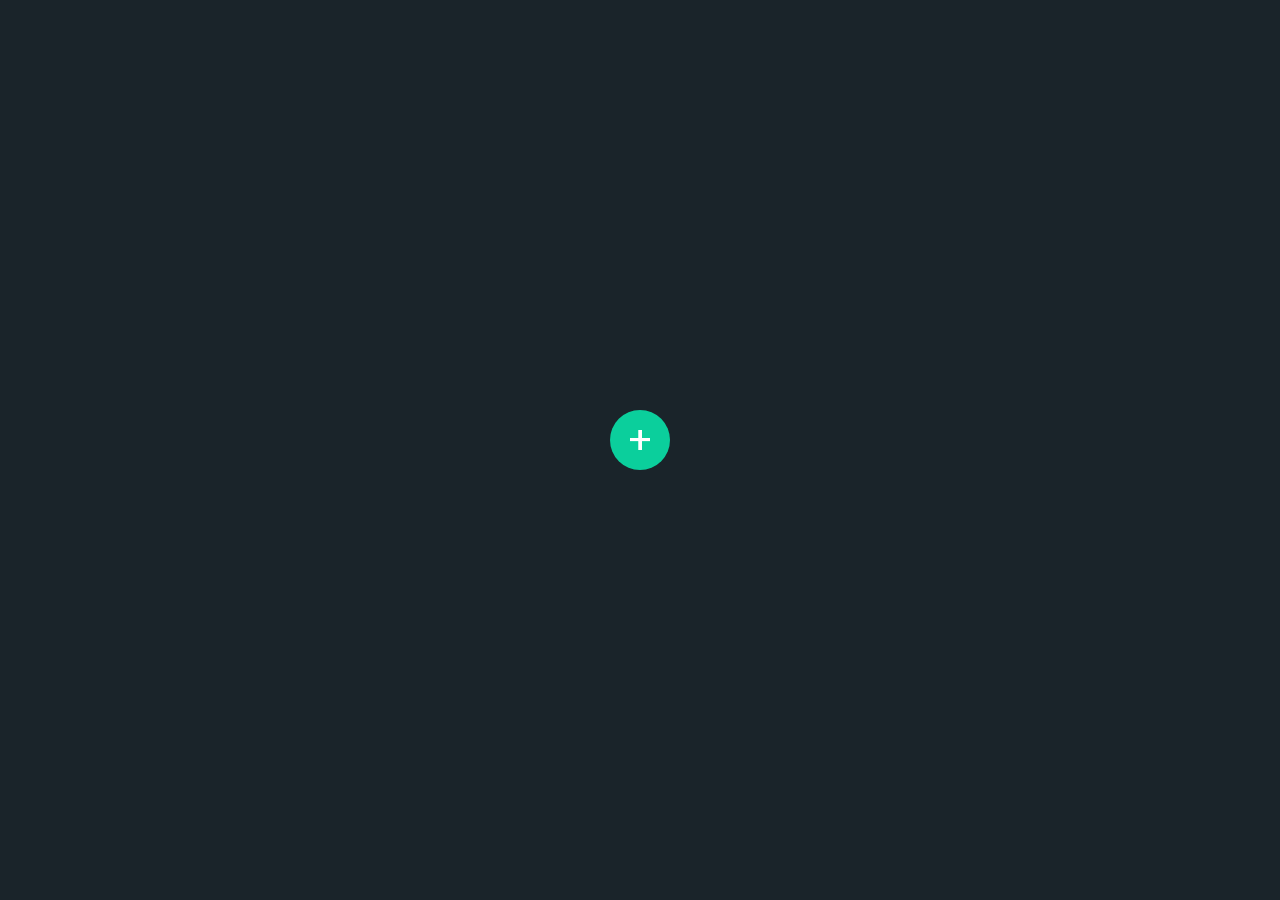
<file: 03-Toggle/index.html>
<!DOCTYPE html>
<html lang="es">
<head>
    <meta charset="UTF-8">
    <meta name="viewport" content="width=device-width, initial-scale=1.0">
    <title>Toggle</title>
    <link rel="stylesheet" href="./css/style.css">
</head>
<body>
    <div class="container">
        <div class="content">
            <h2>Codigo</h2>
            <p>Lorem ipsum dolor sit amet consectetur adipisicing elit. Provident rerum quod qui animi, doloremque corrupti odio perferendis omnis tenetur nulla quos aperiam veniam praesentium? Aperiam totam incidunt voluptatum odio repudiandae.</p>
        </div>
        <div class="toggleBtn"></div>
    </div>


    <script src="./script.js"></script>
</body>
</html>
</file>
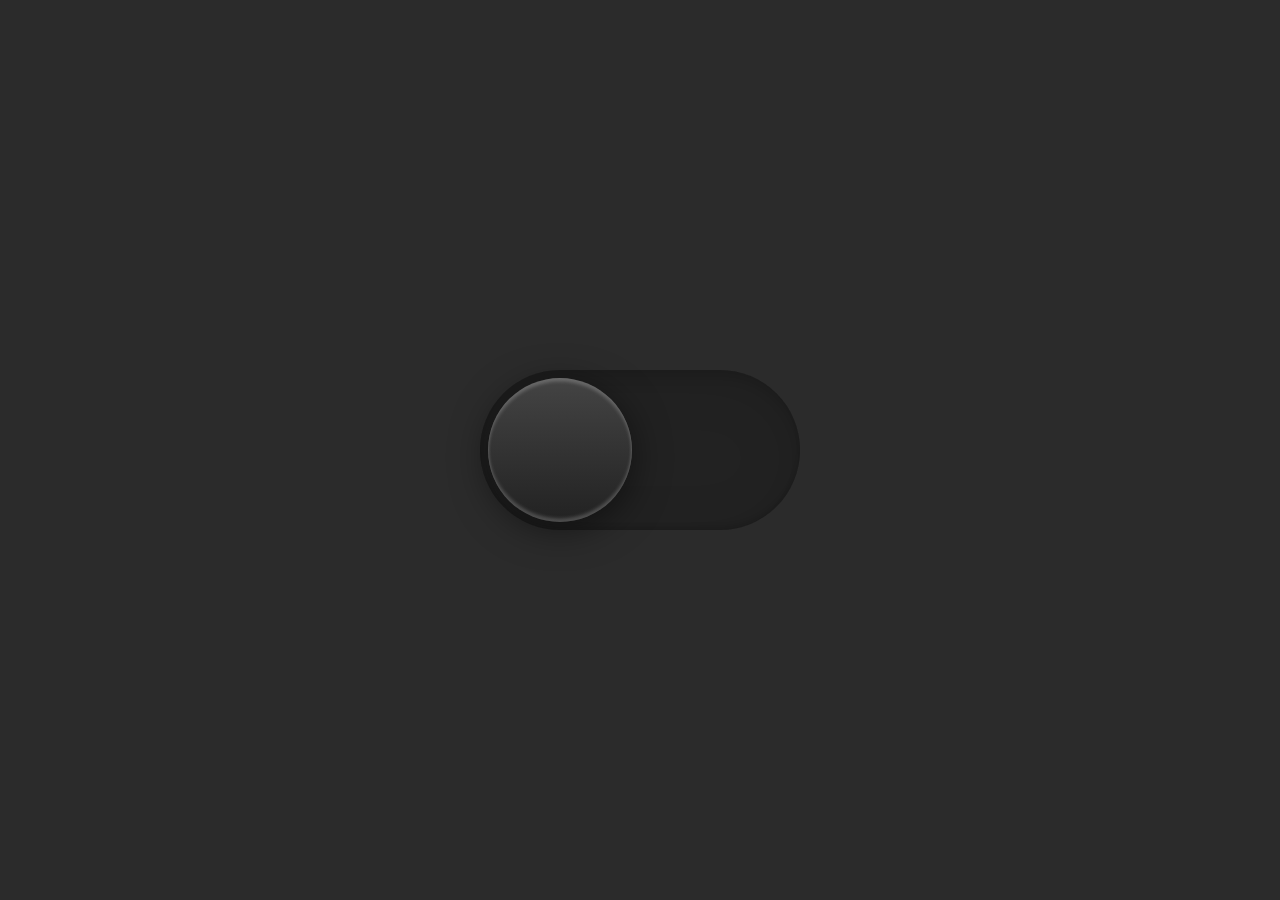
<file: 04-Dark theme/index.html>
<!DOCTYPE html>
<html lang="es">
<head>
    <meta charset="UTF-8">
    <meta name="viewport" content="width=device-width, initial-scale=1.0">
    <title>Document</title>
    <link rel="stylesheet" href="./css/style.css">
</head>
<body>
    <div id="toggle">
        <i class="indicator"></i>
    </div>
    <script src="./script.js"></script>
</body>
</html>
</file>
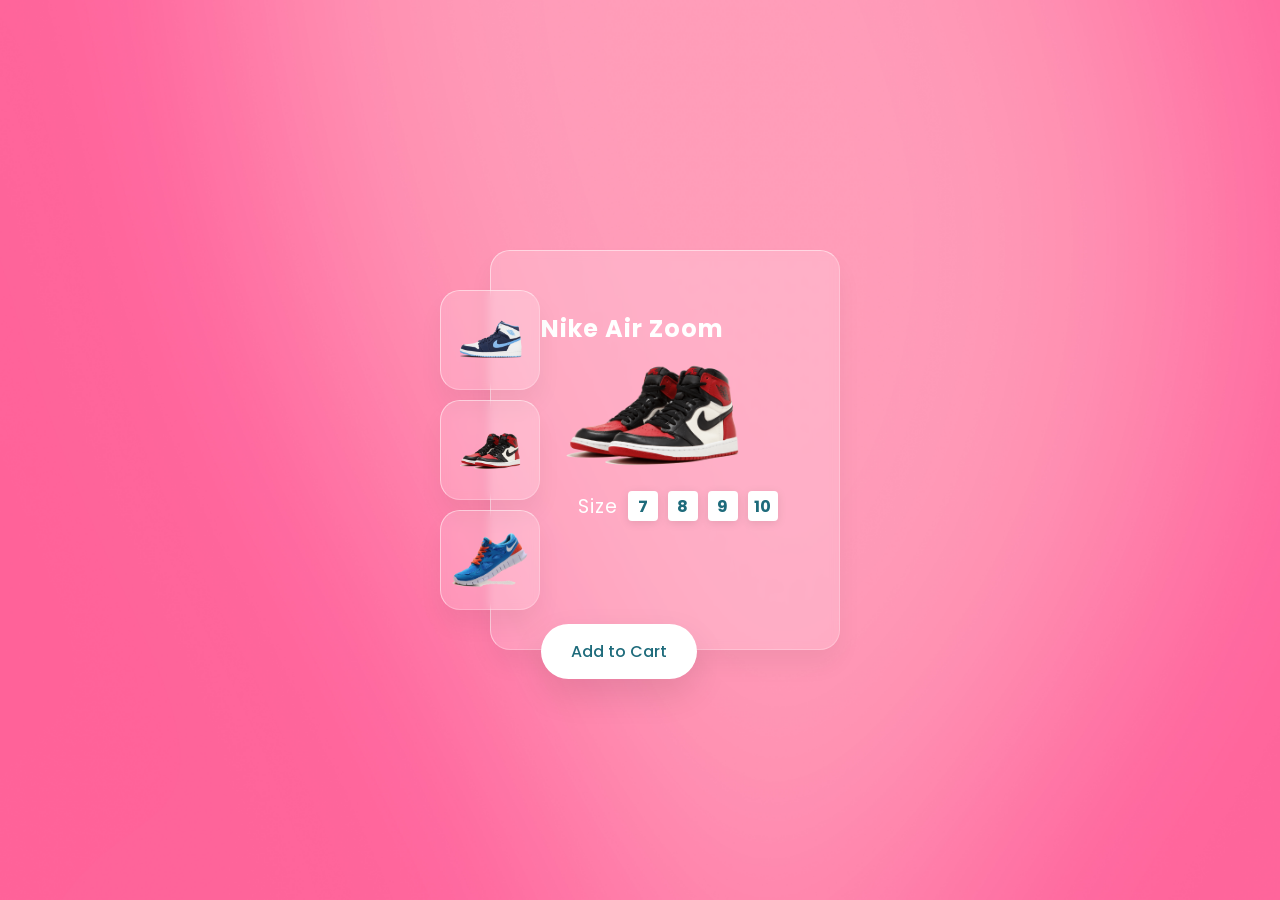
<file: 06-Onmouseover/index.html>
<!DOCTYPE html>
<html lang="es">
<head>
    <meta charset="UTF-8">
    <meta name="viewport" content="width=device-width, initial-scale=1.0">
    <title>Nike</title>
    <link rel="stylesheet" href="./css/style.css">
</head>
<body>
    <div class="container">
        <ul class="thum">
            <li onmouseover="imgURL('./images/pngwing.com 4.png')"><img src="./images/pngwing.com 4.png"></li>
            <li onmouseover="imgURL('./images/pngwing.com (1).png')"><img src="./images/pngwing.com (1).png"></li>
            <li onmouseover="imgURL('./images/pngwing.com 3.png')"><img src="./images/pngwing.com 3.png"></li>
        </ul>
        <div class="imgBox">
            <h2>Nike Air Zoom</h2>
            <img src="./images/pngwing.com (1).png"> 
            <ul class="size">
                <span>Size</span>
                <li>7</li>
                <li>8</li>
                <li>9</li>
                <li>10</li>
            </ul>

            <a href="#" class="btn">Add to Cart</a>
        </div>
    </div>
    <script src="./script.js"></script>
</body>
</html>
</file>
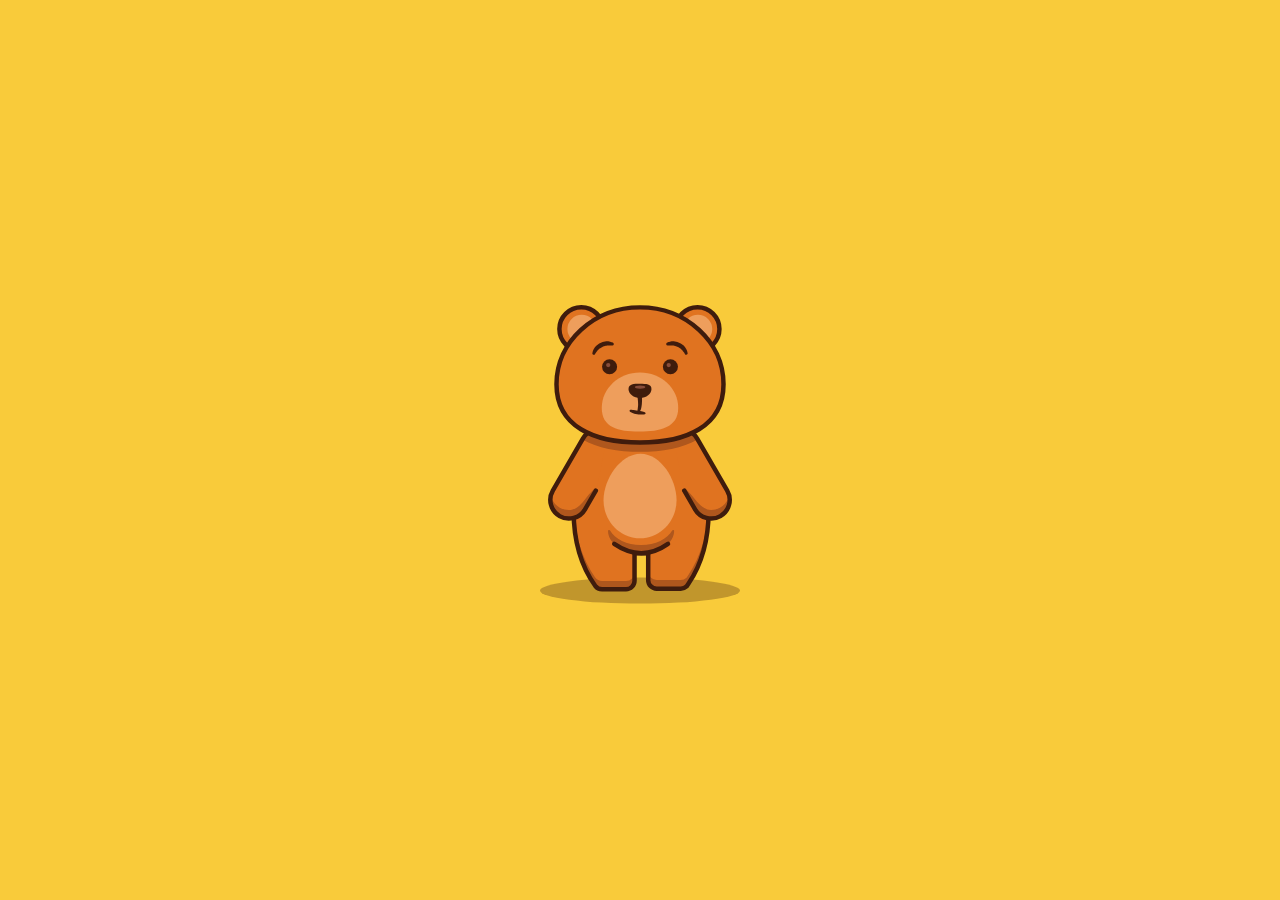
<file: 09-Mouse/index.html>
<!DOCTYPE html>
<html lang="es">
  <head>
    <meta charset="UTF-8" />
    <meta http-equiv="X-UA-Compatible" content="IE=edge" />
    <meta name="viewport" content="width=device-width, initial-scale=1.0" />
    <title>Mouse</title>
    <link rel="stylesheet" href="./style.css" />
  </head>
  <body>
    <!-- <span class="texto"></span> -->
    <svg xmlns="http://www.w3.org/2000/svg" viewBox="0 -20 446.4 686.5">
      <title>Curious Bear</title>
      <g id="bear">
            <ellipse cx="223.2" cy="637.6" rx="223.2" ry="29" fill="#3F1C0C" opacity="0.3"/>
            <g id="body">
              <path d="M376.3,460.3c0,63.2-17.1,120.3-44.7,161.4h0l-4.5,6.5a18.9,18.9,0,0,1-13,5.1H260.5a19.1,19.1,0,0,1-19-19V553.2a124.2,124.2,0,0,1-30.5.3v62a19.1,19.1,0,0,1-19,19H138.5a19,19,0,0,1-15.2-7.6l-0.5-.7C93.4,584.6,75.1,525.7,75.1,460.3c0-125.3,67.4-226.9,150.6-226.9S376.3,335,376.3,460.3Z" fill="#e07320"/>
              <path d="M211,596.9v18.4a19.1,19.1,0,0,1-19,19H138.5a19,19,0,0,1-15.2-7.7l-0.5-.7C93.4,584.6,75.1,525.7,75.1,460.3q0-4.6.1-9.2c1.6,61.6,19.6,117,47.5,156.4l0.5,0.8a19,19,0,0,0,15.2,7.7H192A19.1,19.1,0,0,0,211,596.9Z" fill="#af571d"/>
              <path d="M376.3,459.3c0,63.1-17.1,120.3-44.7,161.4h0l-4.5,6.5a18.9,18.9,0,0,1-13,5.2H260.5a19.1,19.1,0,0,1-19-19V594.9a19.1,19.1,0,0,0,19,19H314a18.9,18.9,0,0,0,13-5.2l4.5-6.5h0c26.3-39.1,43-92.7,44.6-152.2Q376.3,454.7,376.3,459.3Z" fill="#af571d"/>
              <path id="body-stroke" d="M376.3,460.3c0,63.2-17.1,120.3-44.7,161.4h0l-4.5,6.5a18.9,18.9,0,0,1-13,5.1H260.5a19.1,19.1,0,0,1-19-19V553.2a124.2,124.2,0,0,1-30.5.3v62a19.1,19.1,0,0,1-19,19H138.5a19,19,0,0,1-15.2-7.6l-0.5-.7C93.4,584.6,75.1,525.7,75.1,460.3c0-125.3,67.4-226.9,150.6-226.9S376.3,335,376.3,460.3Z" fill="none" stroke="#3f1c0d" stroke-miterlimit="10" stroke-width="10"/>
              <path id="arm-right" d="M294.1,283h0a41.6,41.6,0,0,1,56.7,15.2l67.1,116.3a41.6,41.6,0,0,1-15.2,56.7h0A41.6,41.6,0,0,1,346.1,456L322,414.3Z" fill="#e07320"/>
              <path id="arm-right-shadow" d="M325,410.8s15.1,34.1,20.8,45.2c7,13.6,21.7,20.7,36,20.7a41.1,41.1,0,0,0,20.6-5.5A41.6,41.6,0,0,0,422,425.6a41.3,41.3,0,0,1-40.2,32c-14.4,0-25.5-10.5-35-22.6C332.9,417.4,325,410.8,325,410.8Z" fill="#af571d"/>
              <path id="arm-left" d="M152.4,283h0a41.6,41.6,0,0,0-56.7,15.2L28.6,414.5a41.6,41.6,0,0,0,15.2,56.7h0A41.6,41.6,0,0,0,100.5,456l25.5-42.1Z" fill="#e07320"/>
              <path id="arm-left-shadow" d="M121.2,410.8s-15.1,34.1-20.8,45.2c-7,13.6-21.7,20.7-36,20.7a41.1,41.1,0,0,1-20.6-5.5,41.6,41.6,0,0,1-19.6-45.5,41.3,41.3,0,0,0,40.2,32c14.4,0,25.5-10.5,35-22.6C113.3,417.4,121.2,410.8,121.2,410.8Z" fill="#af571d"/>
              <path id="neck-shadow" d="M351.9,300.1c-33.4,19.3-78.7,27.6-128.6,27.6s-95.2-8.3-128.6-27.6l1.1-1.9a41.6,41.6,0,0,1,40.4-20.5c25-27.9,56-44.4,89.5-44.4s64.3,16.4,89.3,44.1a41.6,41.6,0,0,1,35.9,20.7Z" fill="#af571d"/>
              <path id="arm-right-stroke" d="M294.1,283h0a41.6,41.6,0,0,1,56.7,15.2l67.1,116.3a41.6,41.6,0,0,1-15.2,56.7h0A41.6,41.6,0,0,1,346.1,456L322,414.3" fill="none" stroke="#3f1c0d" stroke-linecap="round" stroke-miterlimit="10" stroke-width="10"/>
              <path id="arm-left-stroke" d="M152.4,283h0a41.6,41.6,0,0,0-56.7,15.2L28.6,414.5a41.6,41.6,0,0,0,15.2,56.7h0A41.6,41.6,0,0,0,100.5,456l24.1-41.7" fill="none" stroke="#3f1c0d" stroke-linecap="round" stroke-miterlimit="10" stroke-width="10"/>
              <path id="belly" d="M304.8,435.8c0,46.9-36.5,85-81.5,85s-81.5-38-81.5-85S179.5,332,224.5,332,304.8,388.9,304.8,435.8Z" fill="#ee9e5c"/>
              <path d="M299.4,504.7a33,33,0,0,1-.4,4.9c-3.7,24.9-35.1,44.4-73.4,44.4s-69.8-19.5-73.4-44.5a32.7,32.7,0,0,1-.3-4.8h0a2.4,2.4,0,0,1,4.5-1.2c10.3,18.9,37.4,32.4,69.3,32.4s58.9-13.5,69.3-32.4a2.4,2.4,0,0,1,4.5,1.2h0Z" fill="#af571d"/>
              <path d="M165.7,533.3c39.9,27.3,80.5,27.7,120,0" fill="none" stroke="#3f1c0d" stroke-linecap="round" stroke-miterlimit="10" stroke-width="10"/>
            </g>
            <g id="head" class="head">
              <g id="ears" class="ears">
                <g>
                  <circle cx="92.2" cy="53.9" r="48.9" fill="#e07320" stroke="#3f1c0d" stroke-miterlimit="10" stroke-width="10"/>
                  <circle cx="93.1" cy="53.9" r="31.9" fill="#ee9e5c"/>
                </g>
                <g>
                  <circle cx="351.6" cy="53.9" r="48.9" fill="#e07320" stroke="#3f1c0d" stroke-miterlimit="10" stroke-width="10"/>
                  <circle cx="352.5" cy="53.9" r="31.9" fill="#ee9e5c"/>
                </g>
              </g>
              <path d="M409.6,176.9c0,94.7-83.5,130.1-186.4,130.1S36.8,271.6,36.8,176.9,120.3,5.4,223.2,5.4,409.6,82.2,409.6,176.9Z" fill="#e07320"/>
              <path id="head-stroke" d="M409.6,176.9c0,94.7-83.5,130.1-186.4,130.1S36.8,271.6,36.8,176.9,120.3,5.4,223.2,5.4,409.6,82.2,409.6,176.9Z" fill="none" stroke="#3f1c0d" stroke-miterlimit="10" stroke-width="10"/>
              <g id="eyes" class="eyes">
                <circle cx="291.1" cy="138" r="16.8" fill="#3f1c0c"/>
                <circle cx="287.3" cy="134.2" r="4.8" fill="#884d3a"/>
                <circle cx="155.3" cy="138" r="16.8" fill="#3f1c0c"/>
                <circle cx="152.3" cy="134.2" r="4.8" fill="#884d3a"/>
                <path d="M117.1,106.7l0.5-2.2,0.3-1.1,0.6-1.5a23.6,23.6,0,0,1,1.6-3.5l1.1-1.9,1.3-1.9,0.7-1,0.8-.9,1.7-1.9a33.4,33.4,0,0,1,14.1-8.3,36.2,36.2,0,0,1,5.3-1.1l2.6-.2h4.8l2.1,0.4,1.9,0.4,1.7,0.5,1.5,0.5,1.2,0.5,2.2,1.1a3.2,3.2,0,0,1-1.7,6h-0.4l-2-.2h-6.9l-1.7.2h-0.9l-0.9.2-1.9.3c-1.3.4-2.6,0.6-3.8,1.1a40.3,40.3,0,0,0-3.8,1.5,39.5,39.5,0,0,0-6.9,4.3l-1.4,1.3-0.7.6-0.6.7-1.2,1.3-1,1.3-1,1.2-0.8,1.1-0.7.9-0.6,1-1.2,1.9A3.2,3.2,0,0,1,117.1,106.7Z" fill="#3f1c0d"/>
                <path d="M323.4,109.2l-1.2-1.9-0.6-1-0.7-.9-0.8-1.1-1-1.2-1-1.3-1.2-1.3-0.6-.7-0.7-.6-1.4-1.3a31.6,31.6,0,0,0-10.7-5.8c-1.3-.5-2.6-0.7-3.8-1.1l-1.9-.3-0.9-.2h-0.9l-1.7-.2h-6.9l-2,.2h-0.4a3.2,3.2,0,0,1-1.7-6l2.2-1.1,1.2-.5,1.5-.5,1.7-.5,1.9-.4,2.1-.4h4.8l2.6,0.2a36.2,36.2,0,0,1,5.3,1.1,35.1,35.1,0,0,1,14.1,8.3l1.7,1.9,0.8,0.9,0.7,1,1.3,1.9,1.1,1.9a23.6,23.6,0,0,1,1.6,3.5l0.6,1.5,0.3,1.1,0.5,2.2A3.2,3.2,0,0,1,323.4,109.2Z" fill="#3f1c0d"/>
              </g>
              <g >
                <path class="snout" d="M308.5,230c0,43.6-40.2,52.6-87.3,52.6s-83.3-9-83.3-52.6,38.2-79,85.3-79S308.5,186.3,308.5,230Z" fill="#ee9e5c"/>
                <g class="nose">
                  <path d="M197.6,187.5c0-11.1,11.5-11.7,25.6-11.7s25.6,0.7,25.6,11.7-11.5,20-25.6,20S197.6,198.6,197.6,187.5Z" fill="#3f1c0c"/>
                  <path d="M227.5,201a13.9,13.9,0,0,1,.2,1.7v4.6a109.6,109.6,0,0,1-.4,14.3c-0.1,1.3-.3,2.6-0.5,3.9s-0.4,2.6-.7,3.8a34.2,34.2,0,0,1-.9,3.5,32.6,32.6,0,0,1-1.2,3,23.6,23.6,0,0,1-1.3,2.4l-1.2,1.8-1.2,1.4a2,2,0,0,1-3.5-1.6v-0.2s0.1-.6.3-1.7,0.2-1.1.3-1.8,0.3-1.5.4-2.4,0.1-.9.2-1.3,0.2-.9.2-1.4,0.3-2,.4-3.1,0.3-2.2.3-3.3,0.1-2.3.1-3.5a101.1,101.1,0,0,0-1-13.1q-0.4-2.7-.6-4.3a13.9,13.9,0,0,1-.2-1.7A5,5,0,0,1,227.5,201Z" fill="#3f1c0d"/>
                  <path d="M233.7,244.2l-1.4.2-3.8.3H223l-3.1-.3-3.2-.4a46.8,46.8,0,0,1-6.2-1.4,53.2,53.2,0,0,1-5.3-1.9l-2-1-1.5-1-1.2-1a2.1,2.1,0,0,1,1.3-3.6h3.2l2,0.2,2.4,0.4,2.6,0.4L218,236l5.8,0.9,5.1,1,3.6,0.9,1.4,0.4A2.6,2.6,0,0,1,233.7,244.2Z" fill="#3f1c0d"/>
                  <ellipse cx="223.4" cy="183.3" rx="11.7" ry="3.5" fill="#884d3a"/>
                </g>
              </g>
            </g>
          </g>
    </svg>
    <script src="./script.js"></script>
  </body>
</html>
</file>
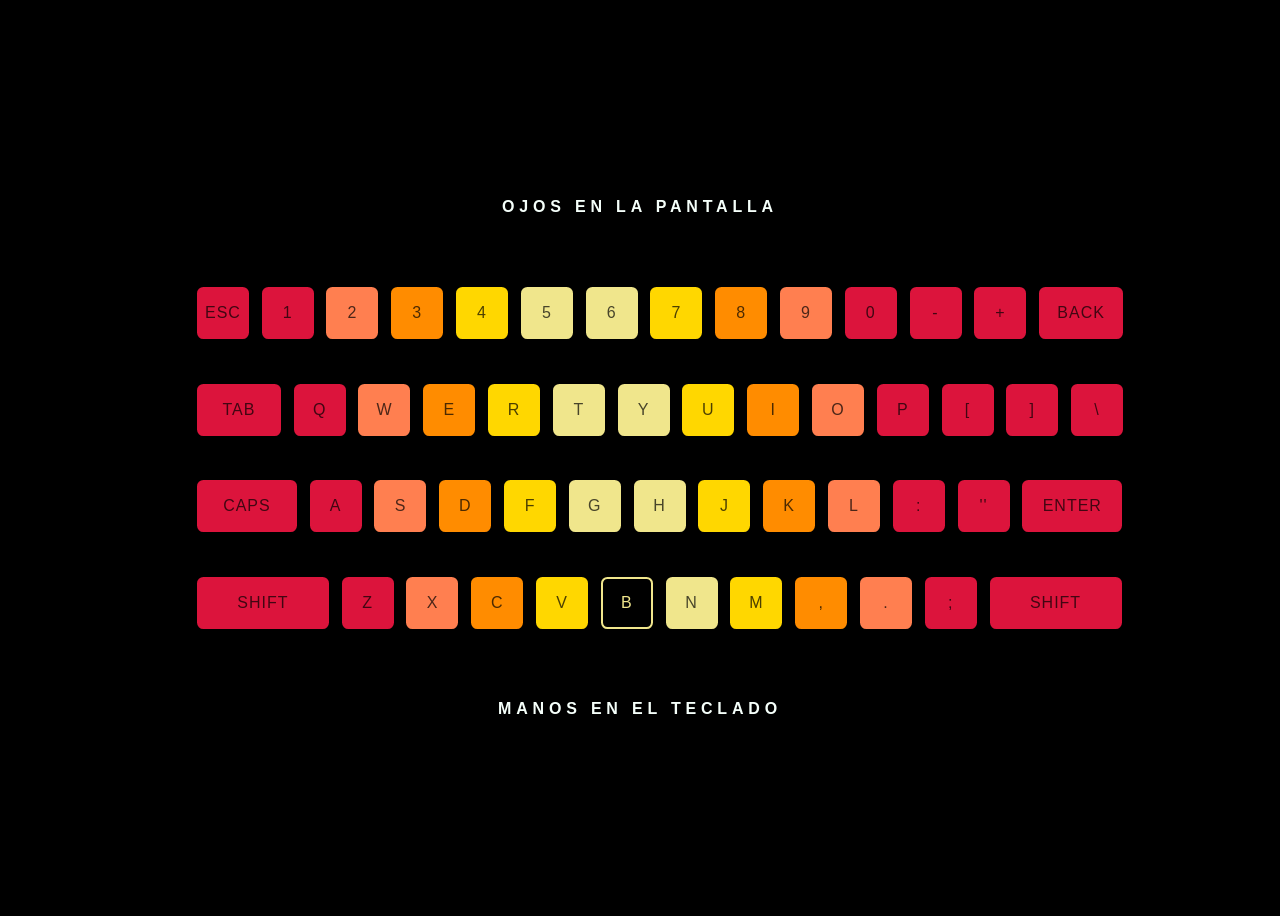
<file: 10-Teclado/index.html>
<!DOCTYPE html>
<html lang="es">
  <head>
    <meta charset="UTF-8" />
    <meta http-equiv="X-UA-Compatible" content="IE=edge" />
    <meta name="viewport" content="width=device-width, initial-scale=1.0" />
    <title>Document</title>
    <link rel="stylesheet" href="style.css" />
  </head>
  <body>
    <h1 class="title">OJOS EN LA PANTALLA</h1>
    <div class="keyboard">
      <ul class="row row-0">
        <li class="pinky" id="esc">ESC</li>
        <li class="pinky" id="1">1</li>
        <li class="ring" id="2">2</li>
        <li class="middle" id="3">3</li>
        <li class="pointer1st" id="4">4</li>
        <li class="pointer2nd" id="5">5</li>
        <li class="pointer2nd" id="6">6</li>
        <li class="pointer1st" id="7">7</li>
        <li class="middle" id="8">8</li>
        <li class="ring" id="9">9</li>
        <li class="pinky" id="10">0</li>
        <li class="pinky">-</li>
        <li class="pinky">+</li>
        <li class="pinky" id="back">BACK</li>
      </ul>
      <ul class="row row-1">
        <li class="pinky" id="tab">TAB</li>
        <li class="pinky" id="Q">Q</li>
        <li class="ring" id="W">W</li>
        <li class="middle" id="E">E</li>
        <li class="pointer1st" id="R">R</li>
        <li class="pointer2nd" id="T">T</li>
        <li class="pointer2nd" id="Y">Y</li>
        <li class="pointer1st" id="U">U</li>
        <li class="middle" id="I">I</li>
        <li class="ring" id="O">O</li>
        <li class="pinky" id="P">P</li>
        <li class="pinky">[</li>
        <li class="pinky">]</li>
        <li class="pinky">\</li>
      </ul>
      <ul class="row row-2">
        <li class="pinky" id="caps">CAPS</li>
        <li class="pinky" id="A">A</li>
        <li class="ring" id="S">S</li>
        <li class="middle" id="D">D</li>
        <li class="pointer1st" id="F">F</li>
        <li class="pointer2nd" id="G">G</li>
        <li class="pointer2nd" id="H">H</li>
        <li class="pointer1st" id="J">J</li>
        <li class="middle" id="K">K</li>
        <li class="ring" id="L">L</li>
        <li class="pinky">:</li>
        <li class="pinky">''</li>
        <li class="pinky" id="enter">ENTER</li>
      </ul>
      <ul class="row row-3">
        <li class="pinky" id="left-shift">SHIFT</li>
        <li class="pinky" id="Z">Z</li>
        <li class="ring" id="X">X</li>
        <li class="middle" id="C">C</li>
        <li class="pointer1st" id="V">V</li>
        <li class="pointer2nd" id="B">B</li>
        <li class="pointer2nd" id="N">N</li>
        <li class="pointer1st" id="M">M</li>
        <li class="middle">,</li>
        <li class="ring">.</li>
        <li class="pinky">;</li>
        <li class="pinky" id="right-shift">SHIFT</li>
      </ul>
    </div>
    <h1 class="title">MANOS EN EL TECLADO</h1>
    <script src="./script.js"></script>
  </body>
</html>
</file>
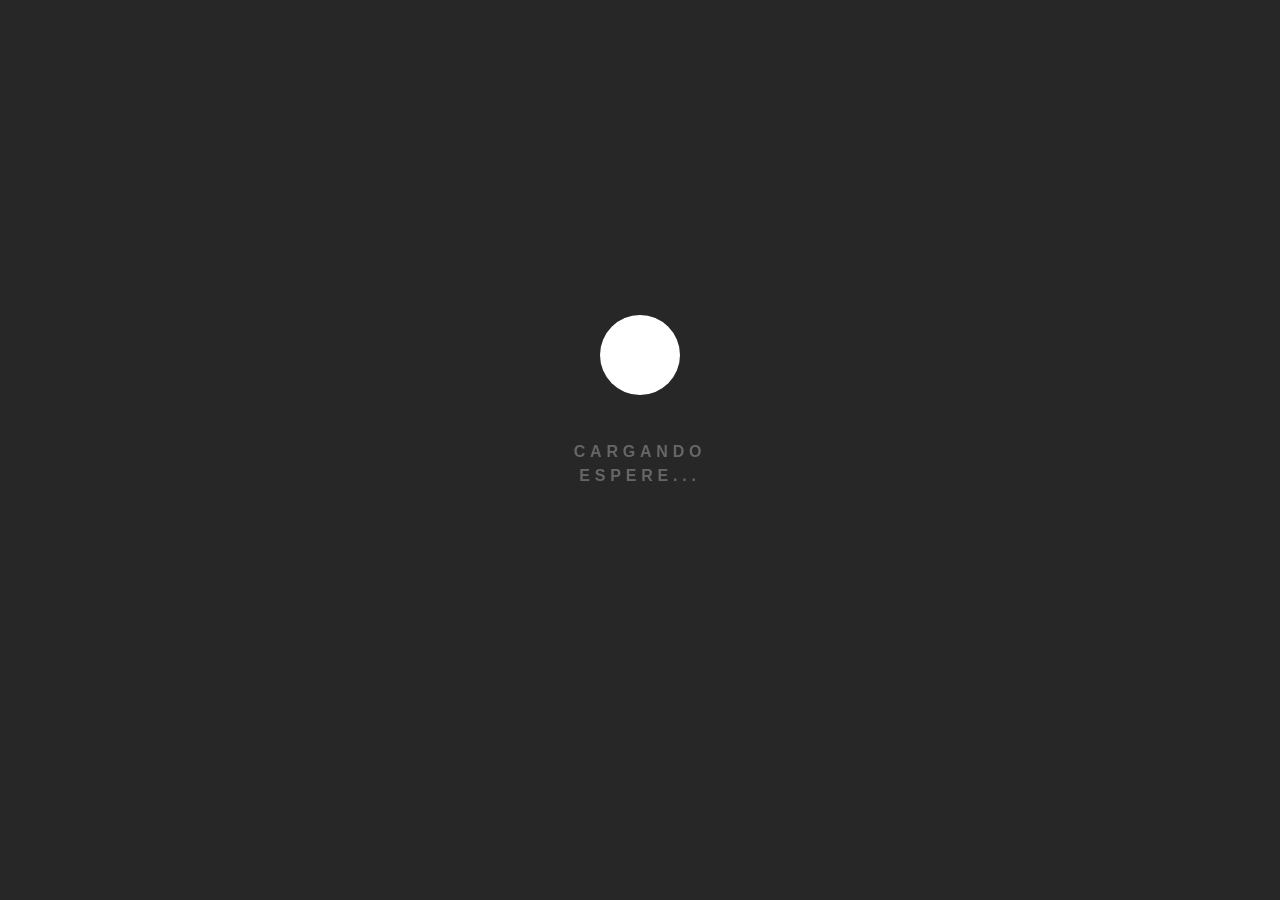
<file: 12-Page loader/index.html>
<!DOCTYPE html>
<html lang="es">
<head>
    <meta charset="UTF-8">
    <meta name="viewport" content="width=device-width, initial-scale=1.0">
    <title>Document</title>
    <link rel="stylesheet" href="./css/style.css">
</head>
<body>
    <div class="page-loader">
        <div class="spinner">

        </div>
        <div class="txt">Cargando<br>espere...</div>
    </div>
    <main class="content">
        <a href="./index2.html">Haz click</a>
        <h1>Holas</h1>
    </main>
    <script src="./script.js"></script>
</body>
</html>
</file>
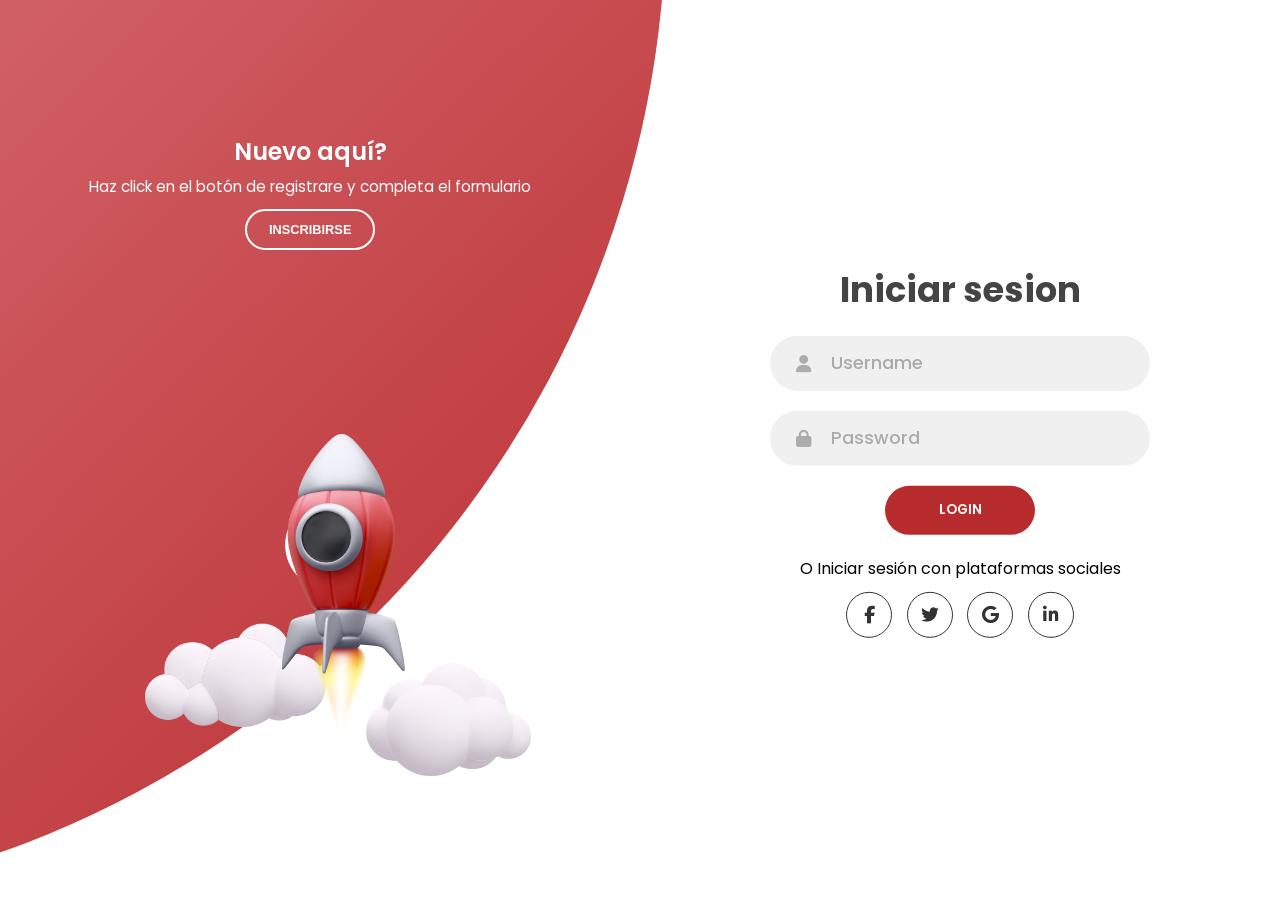
<file: 14-Login translate/index.html>
<!DOCTYPE html>
<html lang="es">
<head>
    <meta charset="UTF-8">
    <meta http-equiv="X-UA-Compatible" content="IE=edge">
    <meta name="viewport" content="width=device-width, initial-scale=1.0">
    <title>Document</title>
    <link rel="stylesheet" href="https://cdnjs.cloudflare.com/ajax/libs/font-awesome/6.5.0/css/all.min.css">
    <link rel="stylesheet" href="./css/style.css">
</head>
<body>
    <div class="container">
        <div class="forms-container">
          <div class="signin-signup">
            <form action="#" class="sign-in-form">
              <h2 class="title">Iniciar sesion</h2>
              <div class="input-field">
                <i class="fas fa-user"></i>
                <input type="text" placeholder="Username" />
              </div>
              <div class="input-field">
                <i class="fas fa-lock"></i>
                <input type="password" placeholder="Password" />
              </div>
              <input type="submit" value="Login" class="btn solid" />
              <p class="social-text">O Iniciar sesión con plataformas sociales</p>
              <div class="social-media">
                <a href="#" class="social-icon">
                  <i class="fab fa-facebook-f"></i>
                </a>
                <a href="#" class="social-icon">
                  <i class="fab fa-twitter"></i>
                </a>
                <a href="#" class="social-icon">
                  <i class="fab fa-google"></i>
                </a>
                <a href="#" class="social-icon">
                  <i class="fab fa-linkedin-in"></i>
                </a>
              </div>
            </form>
            <form action="#" class="sign-up-form">
              <h2 class="title">Inscribirse</h2>
              <div class="input-field">
                <i class="fas fa-user"></i>
                <input type="text" placeholder="Username" />
              </div>
              <div class="input-field">
                <i class="fas fa-envelope"></i>
                <input type="email" placeholder="Email" />
              </div>
              <div class="input-field">
                <i class="fas fa-lock"></i>
                <input type="password" placeholder="Password" />
              </div>
              <input type="submit" class="btn" value="Sign up" />
              <p class="social-text">O Regístrese con las plataformas sociales</p>
              <div class="social-media">
                <a href="#" class="social-icon">
                  <i class="fab fa-facebook-f"></i>
                </a>
                <a href="#" class="social-icon">
                  <i class="fab fa-twitter"></i>
                </a>
                <a href="#" class="social-icon">
                  <i class="fab fa-google"></i>
                </a>
                <a href="#" class="social-icon">
                  <i class="fab fa-linkedin-in"></i>
                </a>
              </div>
            </form>
          </div>
        </div>
  
        <div class="panels-container">
          <div class="panel left-panel">
            <div class="content">
              <h3>Nuevo aquí?</h3>
              <p>
                Haz click en el botón de registrare y completa el formulario
              </p>
              <button class="btn transparent" id="sign-up-btn">
                Inscribirse
              </button>
            </div>
            <img src="img/cohete1.svg" class="image" alt="" id="cohete" />
          </div>
          <div class="panel right-panel">
            <div class="content">
              <h3>Uno de nosotros</h3>
              <p>
                 Registrate de forma gratuita a la plataforma y así obtendras la mejor pagina de redes sociales
              </p>
              <button class="btn transparent" id="sign-in-btn">
                Iniciar sesión
              </button>
            </div>
            <img src="img/esfera.svg" class="image" alt="" />
          </div>
        </div>
      </div>
    <script src="./script.js"></script>
</body>
</html>
</file>
<file: 03-Toggle/css/style.css>
@import "https://fonts.googleapis.com/css2?family=Poppins:wght@200;300;400;500;600;700;800;900&display=swap";
* {
  margin: 0;
  padding: 0;
  box-sizing: border-box;
  font-family: "Poppins", sans-serif;
}

body {
  display: flex;
  justify-content: center;
  align-items: center;
  min-height: 100vh;
  background: #1a242a;
}

.container {
  position: relative;
  width: 0px;
  height: 0px;
  background: #37444b;
  display: flex;
  align-items: center;
  justify-content: center;
  border-radius: 25px;
  transition: 0.5s;
}
.container::before {
  content: "";
  position: absolute;
  bottom: -15px;
  width: 40px;
  height: 40px;
  background: #37444b;
  border-radius: 5px;
  opacity: 0;
  transform: rotate(45deg);
  transition: 0.5s;
}
.container .content {
  min-width: 400px;
  padding: 40px;
  color: #fff;
  opacity: 0;
  transition: 0.5s;
  transform: scale(0);
}
.container .toggleBtn {
  position: absolute;
  bottom: -20px;
  min-width: 60px;
  height: 60px;
  background: #0bcf9c;
  border-radius: 50%;
  cursor: pointer;
  display: flex;
  justify-content: center;
  align-items: center;
  transition: 0.5s;
}
.container .toggleBtn::before {
  content: "+";
  font-size: 2.5em;
  color: #fff;
}
.container.active .content {
  opacity: 1;
  transition-delay: 0.5s;
  transform: scale(1);
}
.container.active .toggleBtn {
  bottom: -90px;
  transform: rotate(135deg);
  background: #ff5a57;
}
.container.active::before {
  opacity: 1;
  transition-delay: 0.5s;
}
.container.active {
  width: 400px;
  height: 400px;
  transition-delay: 0.5s;
}/*# sourceMappingURL=style.css.map */
</file>
<file: 04-Dark theme/css/style.css>
* {
  margin: 0;
  padding: 0;
  box-sizing: border-box;
}

body {
  background: #2b2b2b;
  display: flex;
  justify-content: center;
  align-items: center;
  flex-direction: column;
  min-height: 100vh;
  transition: 0.5s;
}
body.active {
  background: #f8f8f8;
}

#toggle {
  position: relative;
  display: block;
  width: 320px;
  height: 160px;
  border-radius: 160px;
  background: #222;
  transition: 0.5s;
  box-shadow: inset 0 8px 60px rgba(0, 0, 0, 0.1), inset 0 8px 8px rgba(0, 0, 0, 0.1), inset 0 -4px 4px rgba(0, 0, 0, 0.1);
}
#toggle .indicator {
  position: absolute;
  top: 0;
  left: 0;
  width: 160px;
  height: 160px;
  border-radius: 50%;
  background: linear-gradient(to bottom, #444, #222);
  cursor: pointer;
  transform: scale(0.9);
  box-shadow: 0 8px 40px rgba(0, 0, 0, 0.5), inset 0 4px 4px rgba(255, 255, 255, 0.2), inset 0 -4px 4px rgba(255, 255, 255, 0.2);
  transition: 0.5s;
}
#toggle.active {
  background: #ffffff;
  box-shadow: inset 0 2px 60px rgba(0, 0, 0, 0.1), inset 0 2px 8px rgba(0, 0, 0, 0.1), inset 0 -4px 8px rgba(0, 0, 0, 0.05);
}
#toggle.active .indicator {
  left: 160px;
  box-shadow: 0 8px 20px rgba(0, 0, 0, 0.1), inset 0 4px 4px rgb(255, 255, 255), inset 0 -4px 4px rgb(255, 255, 255);
  background: linear-gradient(to bottom, #eaeaea, #f9f9f9);
}/*# sourceMappingURL=style.css.map */
</file>
<file: 06-Onmouseover/css/style.css>
@import "https://fonts.googleapis.com/css2?family=Poppins:wght@200;300;400;500;600;700;800;900&display=swap";
* {
  margin: 0;
  padding: 0;
  box-sizing: border-box;
  font-family: "Poppins", sans-serif;
}

body {
  display: flex;
  justify-content: center;
  align-items: center;
  min-height: 100vh;
  background: url(../images/blurred-gradient-background-pink-color.jpg);
  background-size: cover;
}

.container {
  position: relative;
  width: 400px;
  height: 400px;
}
.container .thum {
  position: absolute;
  top: 50%;
  transform: translateY(-50%);
  z-index: 1;
  cursor: pointer;
}
.container .thum li {
  list-style: none;
  width: 100px;
  height: 100px;
  margin: 10px 0;
  display: flex;
  justify-content: center;
  align-items: center;
  background: rgba(255, 255, 255, 0.2);
  box-shadow: 0 15px 25px rgba(0, 0, 0, 0.05);
  border-radius: 20px;
  backdrop-filter: blur(4px);
  border: 1px solid rgba(255, 255, 255, 0.25);
  border-top: 1px solid rgba(255, 255, 255, 0.5);
  border-left: 1px solid rgba(255, 255, 255, 0.5);
}
.container .thum li img {
  width: 80%;
  transition: 0.5s;
}
.container .thum li img:hover {
  transform: rotate(-35deg);
}
.container .imgBox {
  position: absolute;
  top: 0;
  right: 0;
  padding: 60px 20px;
  width: 350px;
  height: 100%;
  padding-left: 50px;
  justify-content: space-between;
  align-items: center;
  flex-direction: column;
  background: rgba(255, 255, 255, 0.2);
  box-shadow: 0 15px 25px rgba(0, 0, 0, 0.05);
  border-radius: 20px;
  backdrop-filter: blur(4px);
  border: 1px solid rgba(255, 255, 255, 0.25);
  border-top: 1px solid rgba(255, 255, 255, 0.5);
  border-left: 1px solid rgba(255, 255, 255, 0.5);
}
.container .imgBox h2 {
  color: #fff;
  letter-spacing: 1px;
}
.container .imgBox img {
  width: 80%;
  transition: 0.25s;
}
.container .imgBox img:hover {
  transform: scale(1.2) translateX(20px) rotate(-15deg);
}
.container .size {
  display: flex;
  justify-content: center;
  align-items: center;
}
.container .size span {
  color: #fff;
  font-size: 1.2em;
  letter-spacing: 1px;
  margin-right: 5px;
}
.container .size li {
  list-style: none;
  width: 30px;
  height: 30px;
  background: #fff;
  color: #1e6b7b;
  display: flex;
  justify-content: center;
  align-items: center;
  margin: 5px;
  border-radius: 4px;
  font-weight: 700;
  box-shadow: 0 2px 10px rgba(0, 0, 0, 0.1);
  cursor: pointer;
  transition: 0.25s;
}
.container .size li:hover {
  transform: translateY(-10px);
}
.container .btn {
  position: absolute;
  bottom: -30px;
  background: #fff;
  box-shadow: 0 15px 35px rgba(0, 0, 0, 0.1);
  border-radius: 30px;
  text-decoration: none;
  display: inline-block;
  padding: 15px 30px;
  font-weight: 500;
  color: #1e6b7b;
  transition: 0.1s;
}
.container .btn:hover {
  letter-spacing: 2px;
}/*# sourceMappingURL=style.css.map */
</file>
<file: 09-Mouse/style.css>
body{
    padding:0;
    margin: 0;
    display: flex;
    align-items: center;
    justify-content: center;
    width: 100vw;
    height: 100vh;
    background-color: #F9CB3A;
    cursor: url(./cursor.svg),auto;
    transition: 0.5s;
}
svg{
    width: 200px;
}
</file>
<file: 10-Teclado/style.css>
body {
  background-color: black;
  font-family: "Helvetica Neue", Helvetica, Arial, sans-serif;
  font-weight: 500;
  display: flex;
  flex-direction: column;
  justify-content: center;
  align-items: center;
  height: 100vh;
}

.title {
  color: mintcream;
  text-transform: uppercase;
  margin-top: 3em;
  margin-bottom: 3em;
  font-size: 1em;
  letter-spacing: 0.3em;
}

.keyboard {
  display: flex;
  flex-direction: column;
}

.row {
  list-style: none;
  display: flex;
}

li {
  height: 3em;
  width: 3em;
  color: rgba(0, 0, 0, 0.7);
  border-radius: 0.4em;
  line-height: 3em;
  letter-spacing: 1px;
  margin: 0.4em;
  transition: 0.3s;
  text-align: center;
  font-size: 1em;
}

#tab {
  width: 5em;
}

#caps {
  width: 6em;
}

#left-shift {
  width: 8em;
}

#enter {
  width: 6em;
}

#right-shift {
  width: 8em;
}

#back {
  width: 5em;
}

.pinky {
  background-color: crimson;
  border: 2px solid crimson;
}

.pinky.selected {
  color: crimson;
}

.ring {
  background-color: coral;
  border: 2px solid coral;
}

.ring.selected {
  color: coral;
}

.middle {
  background-color: darkorange;
  border: 2px solid darkorange;
}

.middle.selected {
  color: darkorange;
}

.pointer1st {
  background-color: gold;
  border: 2px solid gold;
}

.pointer1st.selected {
  color: gold;
}

.pointer2nd {
  background-color: khaki;
  border: 2px solid khaki;
}

.pointer2nd.selected {
  color: khaki;
}

.fill-out-key {
  background-color: slategrey;
  border: 2px solid slategrey;
}

.selected {
  background-color: transparent;
  animation: vibrate-1 0.3s linear infinite both;
}

.hit {
  animation: hit 0.3s cubic-bezier(0.39, 0.575, 0.565, 1) both;
}

@keyframes hit {
  0% {
    transform: scale(1.2);
  }
  100% {
    transform: scale(1);
  }
}
@keyframes vibrate-1 {
  0% {
    transform: translate(0);
  }
  20% {
    transform: translate(-2px, 2px);
  }
  40% {
    transform: translate(-2px, -2px);
  }
  60% {
    transform: translate(2px, 2px);
  }
  80% {
    transform: translate(2px, -2px);
  }
  100% {
    transform: translate(0);
  }
} /*# sourceMappingURL=style.css.map */
</file>
<file: 12-Page loader/css/style.css>
* {
  padding: 0;
  margin: 0;
  box-sizing: border-box;
  font-family: sans-serif;
}

body {
  display: flex;
  justify-content: center;
  align-items: center;
  height: 100vh;
}

.page-loader {
  width: 100%;
  height: 100vh;
  position: absolute;
  background: #272727;
  z-index: 1000;
}
.page-loader .txt {
  color: #666;
  text-align: center;
  top: 40%;
  position: relative;
  text-transform: uppercase;
  letter-spacing: 0.3rem;
  font-weight: bold;
  line-height: 1.5;
}
.page-loader .spinner {
  position: relative;
  top: 35%;
  width: 80px;
  height: 80px;
  margin: 0 auto;
  background-color: #fff;
  border-radius: 50%;
  animation: sk-scaleout 1s infinite ease-in-out;
}
@keyframes sk-scaleout {
  0% {
    transform: scale(0);
  }
  100% {
    transform: scale(1);
  }
}/*# sourceMappingURL=style.css.map */
</file>
<file: 14-Login translate/css/style.css>
@import url("https://fonts.googleapis.com/css2?family=Poppins:wght@200;300;400;500;600;700;800&display=swap");

* {
    margin: 0;
    padding: 0;
    box-sizing: border-box;
}

body,
input {
    font-family: "Poppins", sans-serif;
}

.container {
    position: relative;
    width: 100%;
    background-color: #fff;
    min-height: 100vh;
    overflow: hidden;
}

.forms-container {
    position: absolute;
    width: 100%;
    height: 100%;
    top: 0;
    left: 0;
}

.signin-signup {
    position: absolute;
    top: 50%;
    transform: translate(-50%, -50%);
    left: 75%;
    width: 50%;
    transition: 1s 0.7s ease-in-out;
    display: grid;
    grid-template-columns: 1fr;
    z-index: 5;
}

form {
    display: flex;
    align-items: center;
    justify-content: center;
    flex-direction: column;
    padding: 0rem 5rem;
    transition: all 0.2s 0.7s;
    overflow: hidden;
    grid-column: 1 / 2;
    grid-row: 1 / 2;
}

form.sign-up-form {
    opacity: 0;
    z-index: 1;
}

form.sign-in-form {
    z-index: 2;
}

.title {
    font-size: 2.2rem;
    color: #444;
    margin-bottom: 10px;
}

.input-field {
    max-width: 380px;
    width: 100%;
    background-color: #f0f0f0;
    margin: 10px 0;
    height: 55px;
    border-radius: 55px;
    display: grid;
    grid-template-columns: 15% 85%;
    padding: 0 0.4rem;
    position: relative;
}

.input-field i {
    text-align: center;
    line-height: 55px;
    color: #acacac;
    transition: 0.5s;
    font-size: 1.1rem;
}

.input-field input {
    background: none;
    outline: none;
    border: none;
    line-height: 1;
    font-weight: 600;
    font-size: 1.1rem;
    color: #333;
}

.input-field input::placeholder {
    color: #aaa;
    font-weight: 500;
}

.social-text {
    padding: 0.7rem 0;
    font-size: 1rem;
}

.social-media {
    display: flex;
    justify-content: center;
}

.social-icon {
    height: 46px;
    width: 46px;
    display: flex;
    justify-content: center;
    align-items: center;
    margin: 0 0.45rem;
    color: #333;
    border-radius: 50%;
    border: 1px solid #333;
    text-decoration: none;
    font-size: 1.1rem;
    transition: 0.3s;
}

.social-icon:hover {
    color: #B92C2E;
    border-color: #B92C2E;
}

.btn {
    width: 150px;
    background-color: #B92C2E;
    border: none;
    outline: none;
    height: 49px;
    border-radius: 49px;
    color: #fff;
    text-transform: uppercase;
    font-weight: 600;
    margin: 10px 0;
    cursor: pointer;
    transition: 0.5s;
}

.btn:hover {
    background-color: #B92C2E;
}

.panels-container {
    position: absolute;
    height: 100%;
    width: 100%;
    top: 0;
    left: 0;
    display: grid;
    grid-template-columns: repeat(2, 1fr);
}

.container:before {
    content: "";
    position: absolute;
    height: 2000px;
    width: 2000px;
    top: -10%;
    right: 48%;
    transform: translateY(-50%);
    background-image: linear-gradient(-45deg, #B92C2E 0%, #F5B0BC 100%);
    transition: 1.8s ease-in-out;
    border-radius: 50%;
    z-index: 6;
}

.image {
    width: 85%;
    transition: transform 1.1s ease-in-out;
    transition-delay: 0.4s;
}

.panel {
    display: flex;
    flex-direction: column;
    align-items: flex-end;
    justify-content: space-around;
    text-align: center;
    z-index: 6;
}

.left-panel {
    pointer-events: all;
    padding: 3rem 17% 2rem 12%;
}

.right-panel {
    pointer-events: none;
    padding: 3rem 12% 2rem 17%;
}

.panel .content {
    color: #fff;
    transition: transform 0.9s ease-in-out;
    transition-delay: 0.6s;
}

.panel h3 {
    font-weight: 600;
    line-height: 1;
    font-size: 1.5rem;
}

.panel p {
    font-size: 0.95rem;
    padding: 0.7rem 0;
}

.btn.transparent {
    margin: 0;
    background: none;
    border: 2px solid #fff;
    width: 130px;
    height: 41px;
    font-weight: 600;
    font-size: 0.8rem;
}

.right-panel .image,
.right-panel .content {
    transform: translateX(800px);
    
}

/*animaciones*/

.container.sign-up-mode:before {
    transform: translate(100%, -50%);
    right: 52%;
  }
  
  .container.sign-up-mode .left-panel .image,
  .container.sign-up-mode .left-panel .content {
    transform: translateX(-800px);
  }
  
  .container.sign-up-mode .signin-signup {
    left: 25%;
  }
  
  .container.sign-up-mode form.sign-up-form {
    opacity: 1;
    z-index: 2;
  }
  
  .container.sign-up-mode form.sign-in-form {
    opacity: 0;
    z-index: 1;
  }
  .container.sign-up-mode .right-panel .image,
  .container.sign-up-mode .right-panel .content {
    transform: translateX(0%);
  }
  .container.sign-up-mode .left-panel {
    pointer-events: none;
  }
  .container.sign-up-mode .right-panel {
    pointer-events: all;
  }
@media (max-width: 870px) {
    .container {
        min-height: 800px;
        height: 100vh;
    }

    .signin-signup {
        width: 100%;
        top: 95%;
        transform: translate(-50%, -100%);
        transition: 1s 0.8s ease-in-out;
    }

    .signin-signup,
    .container.sign-up-mode .signin-signup {
        left: 50%;
    }

    .panels-container {
        grid-template-columns: 1fr;
        grid-template-rows: 1fr 2fr 1fr;
    }

    .panel {
        flex-direction: row;
        justify-content: space-around;
        align-items: center;
        padding: 2.5rem 8%;
        grid-column: 1 / 2;
    }

    .right-panel {
        grid-row: 3 / 4;
    }

    .left-panel {
        grid-row: 1 / 2;
    }

    .image {
        width: 200px;
        transition: transform 0.9s ease-in-out;
        transition-delay: 0.6s;
    }

    .panel .content {
        padding-right: 15%;
        transition: transform 0.9s ease-in-out;
        transition-delay: 0.8s;
    }

    .panel h3 {
        font-size: 1.2rem;
    }

    .panel p {
        font-size: 0.7rem;
        padding: 0.5rem 0;
    }

    .btn.transparent {
        width: 110px;
        height: 35px;
        font-size: 0.7rem;
    }

    .container:before {
        width: 1500px;
        height: 1500px;
        transform: translateX(-50%);
        left: 30%;
        bottom: 68%;
        right: initial;
        top: initial;
        transition: 2s ease-in-out;
    }

    .container.sign-up-mode:before {
        transform: translate(-50%, 100%);
        bottom: 32%;
        right: initial;
    }

    .container.sign-up-mode .left-panel .image,
    .container.sign-up-mode .left-panel .content {
        transform: translateY(-300px);
    }

    .container.sign-up-mode .right-panel .image,
    .container.sign-up-mode .right-panel .content {
        transform: translateY(0px);
    }

    .right-panel .image,
    .right-panel .content {
        transform: translateY(300px);
    }

    .container.sign-up-mode .signin-signup {
        top: 5%;
        transform: translate(-50%, 0);
    }
}

@media (max-width: 570px) {
    form {
        padding: 0 1.5rem;
    }

    .image {
        display: none;
    }

    .panel .content {
        padding: 0.5rem 1rem;
    }

    .container {
        padding: 1.5rem;
    }

    .container:before {
        bottom: 72%;
        left: 50%;
    }

    .container.sign-up-mode:before {
        bottom: 28%;
        left: 50%;
    }
}
</file>
